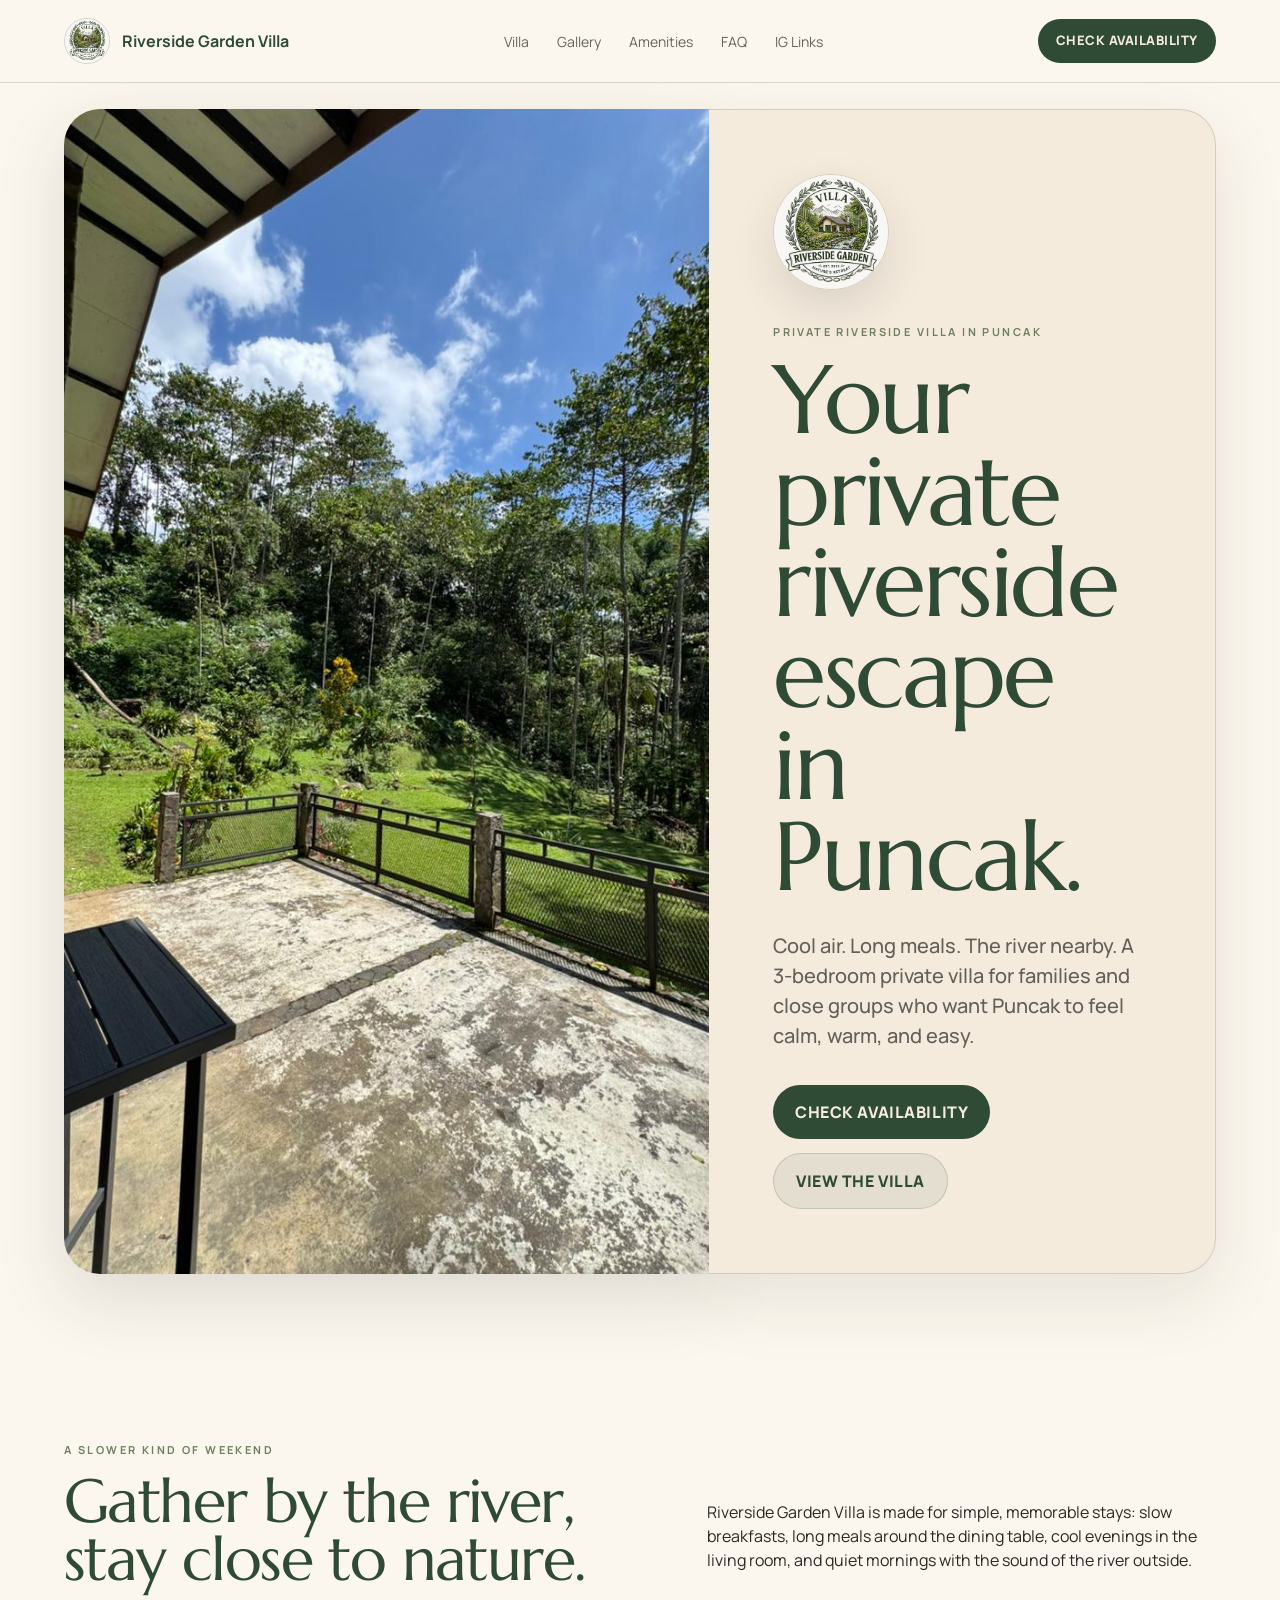
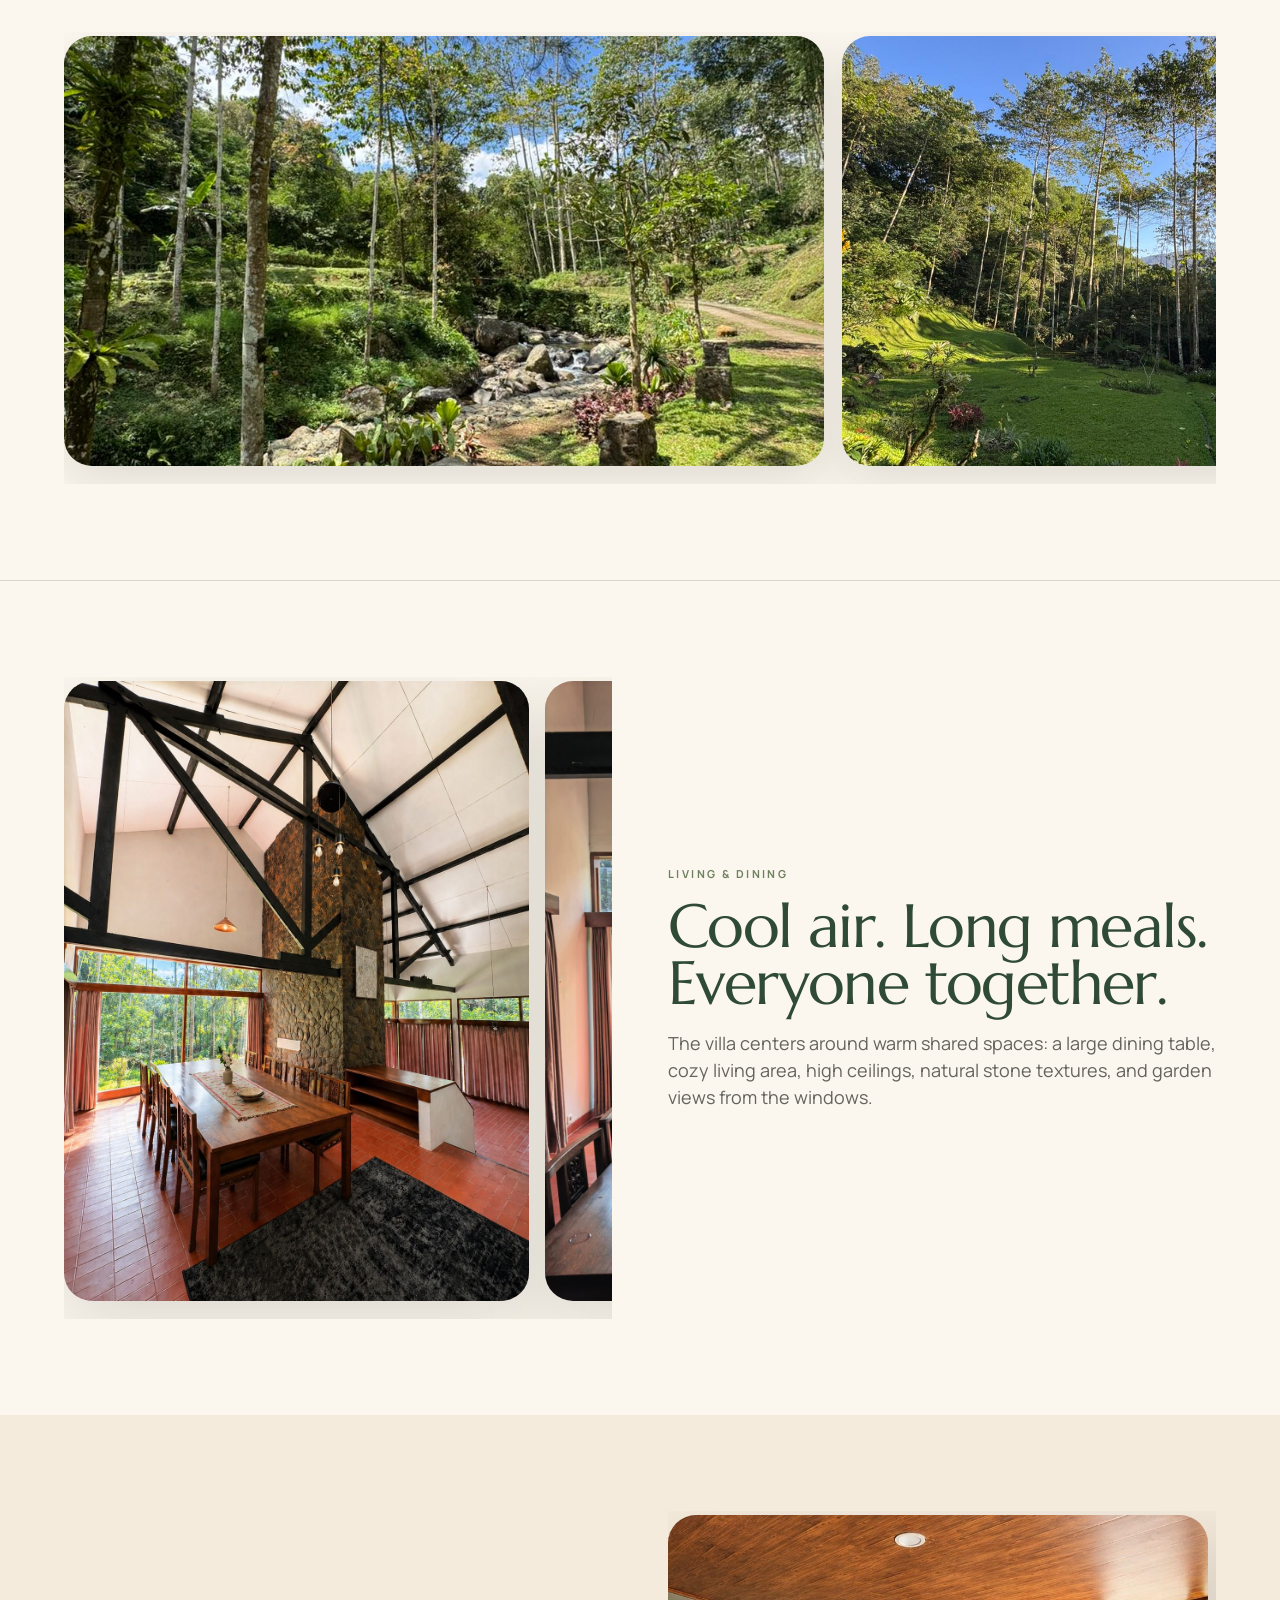
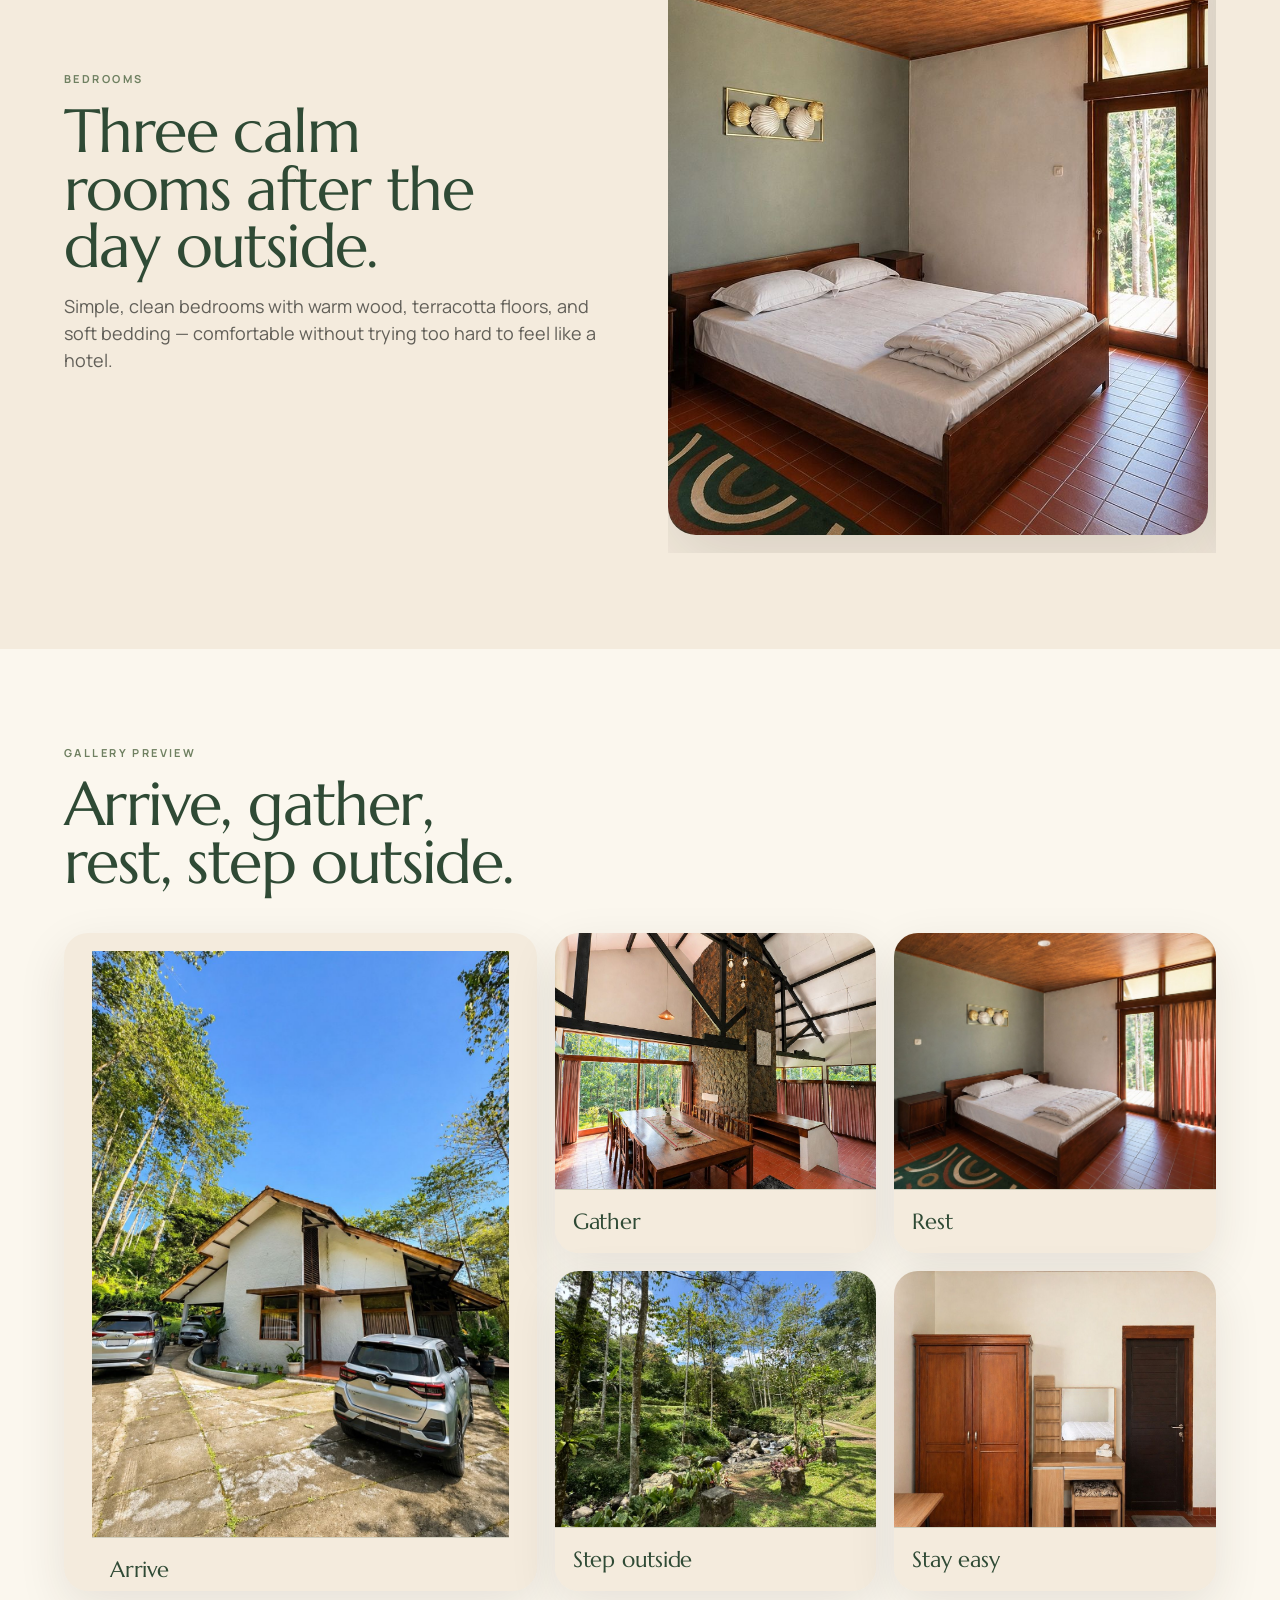
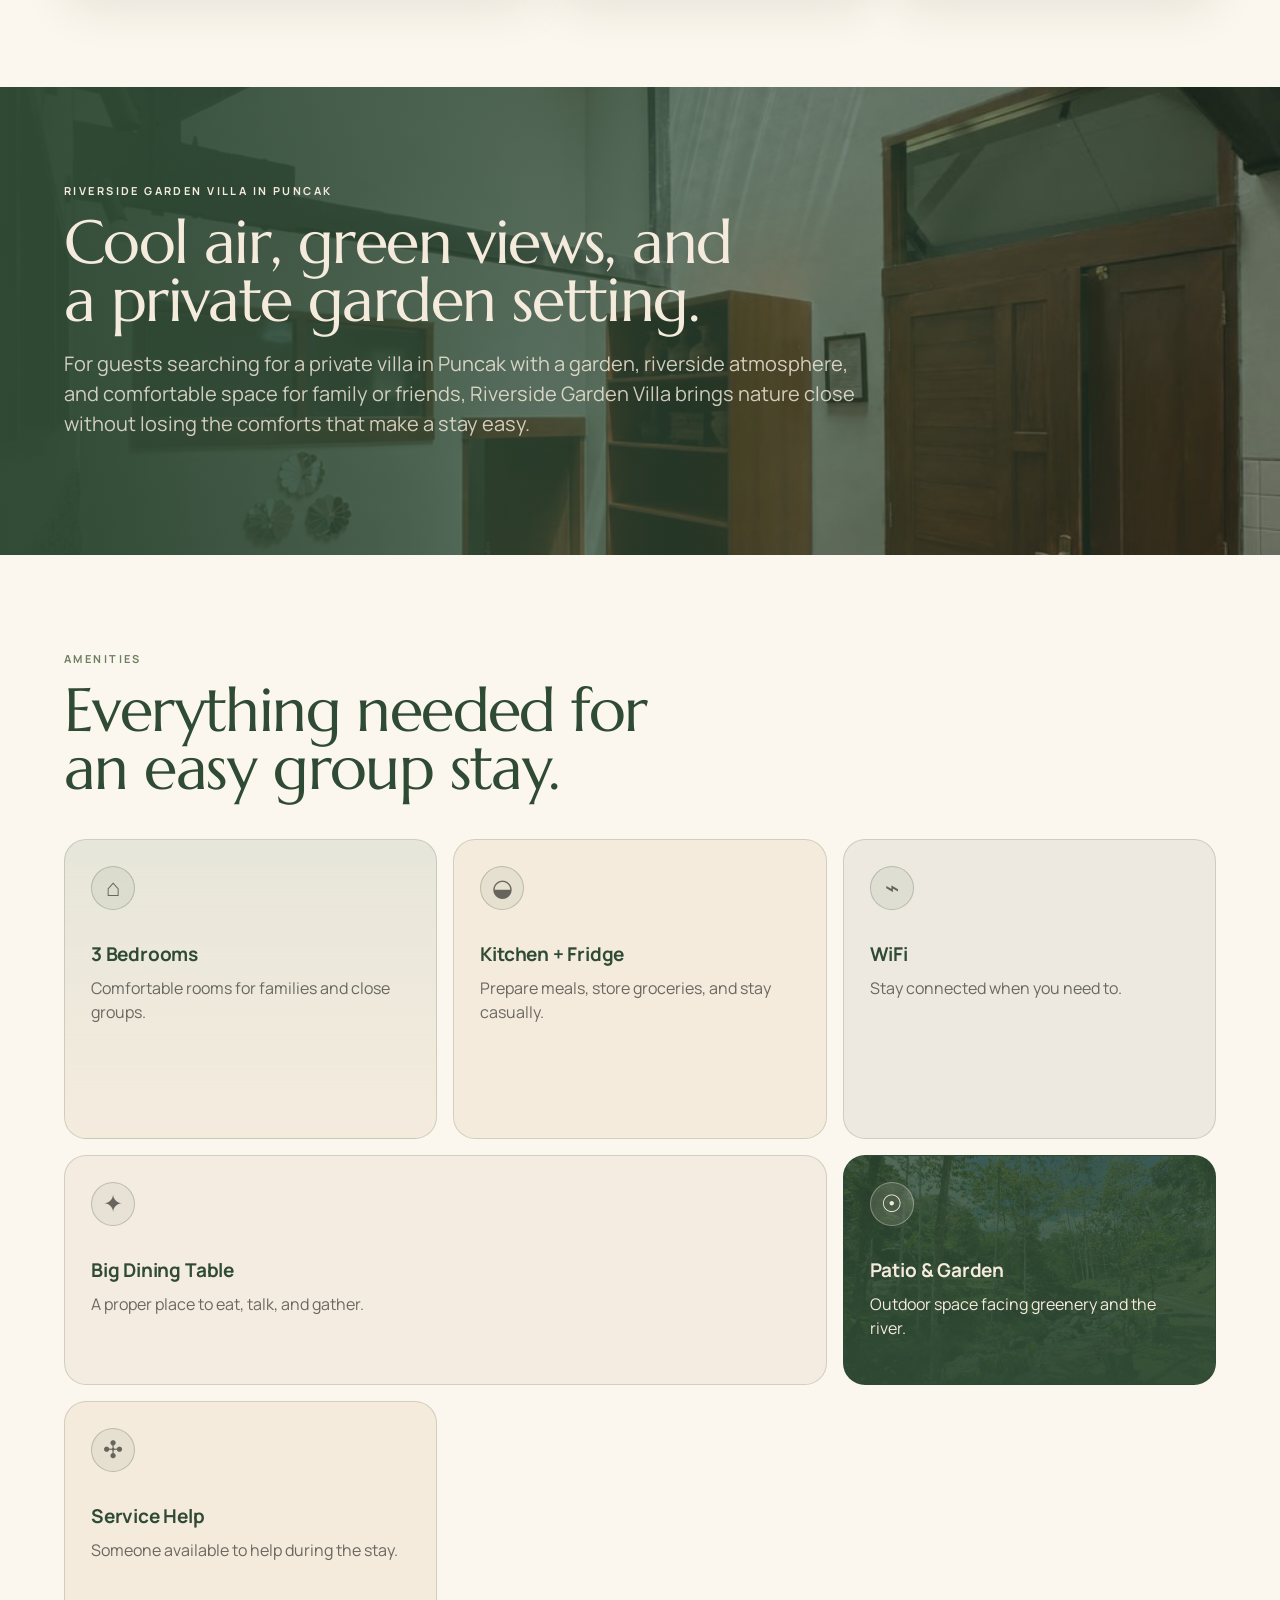
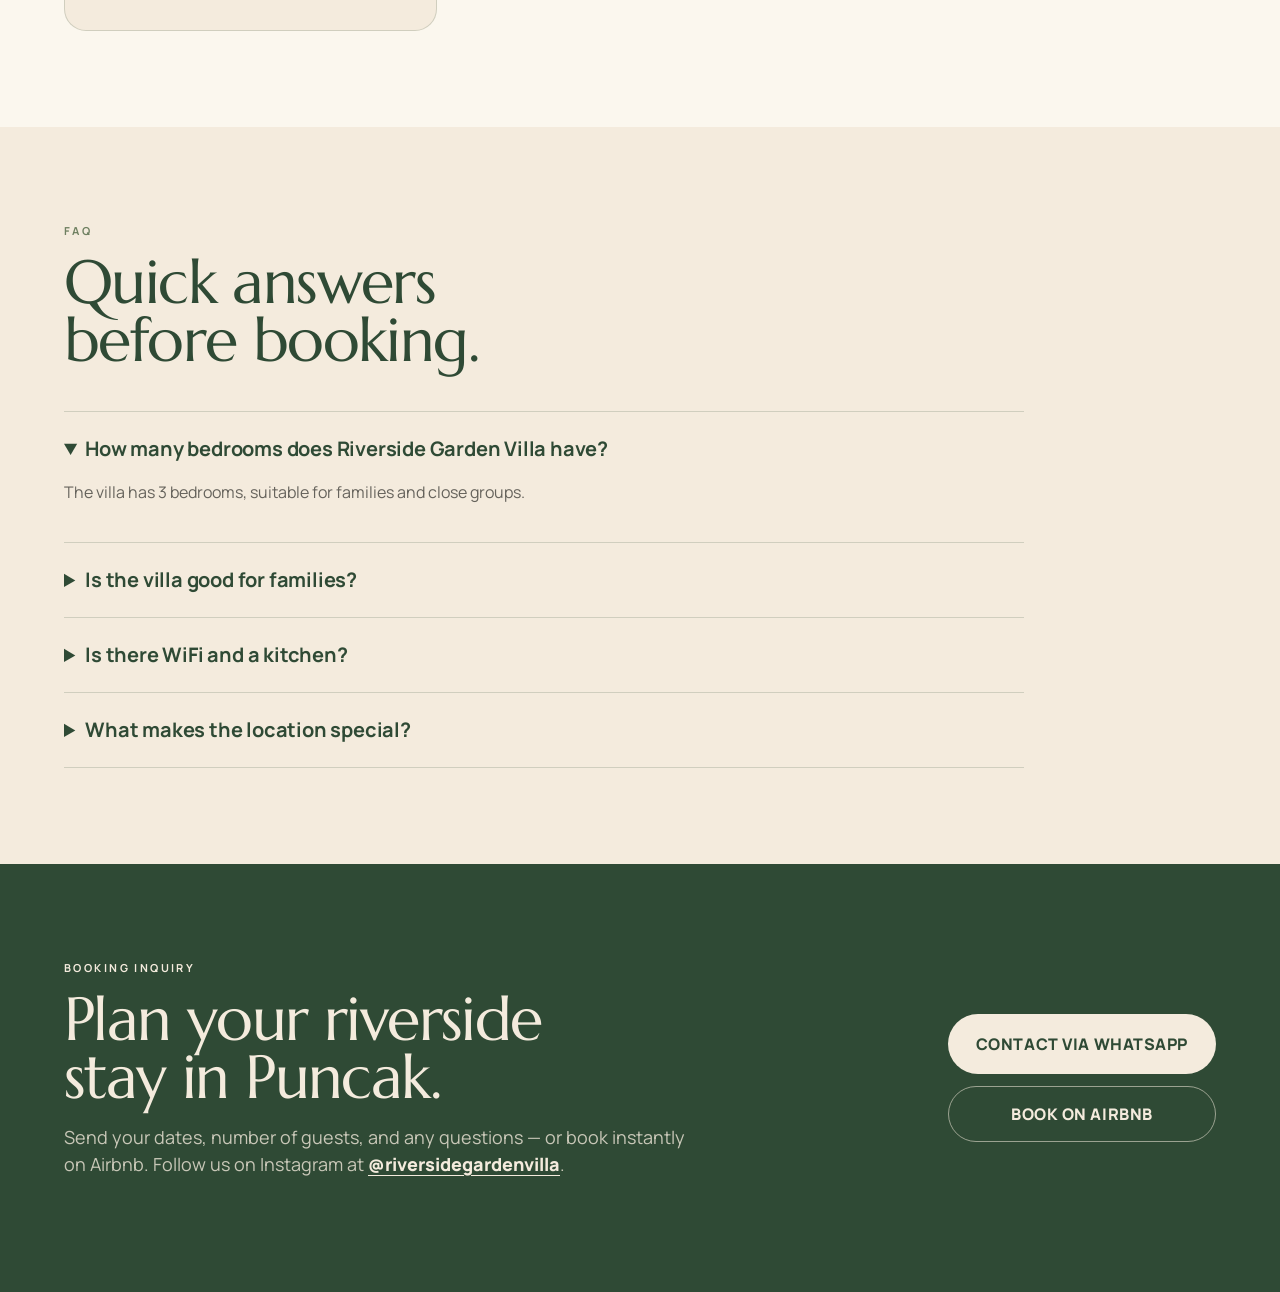
<file: index.html>
<!doctype html>
<html lang="en">
<head>
  <meta charset="utf-8" />
  <meta name="viewport" content="width=device-width, initial-scale=1" />
  <title>Riverside Garden Villa Puncak | Private 3-Bedroom Riverside Villa</title>
  <meta name="description" content="Riverside Garden Villa is a private 3-bedroom villa in Puncak for families and close groups, with a riverside garden, cool mountain air, kitchen, WiFi, patio, and cozy gathering spaces." />
  <meta name="keywords" content="villa puncak, riverside villa puncak, private villa puncak, family villa puncak, villa with garden puncak, 3 bedroom villa puncak" />
  <meta property="og:title" content="Riverside Garden Villa — Your private riverside escape in Puncak" />
  <meta property="og:description" content="A warm, private 3-bedroom riverside villa for families and close groups in Puncak." />
  <meta property="og:type" content="website" />
  <link rel="preconnect" href="https://fonts.googleapis.com">
  <link rel="preconnect" href="https://fonts.gstatic.com" crossorigin>
  <link href="https://fonts.googleapis.com/css2?family=Manrope:wght@400;500;600;700;800&family=Marcellus&display=swap" rel="stylesheet">
  <link rel="stylesheet" href="styles.css" />
  <script type="application/ld+json">
  {
    "@context": "https://schema.org",
    "@type": "LodgingBusiness",
    "name": "Riverside Garden Villa",
    "description": "Private 3-bedroom riverside garden villa in Puncak for families and close groups.",
    "address": { "@type": "PostalAddress", "addressLocality": "Puncak", "addressCountry": "ID" },
    "amenityFeature": [
      {"@type":"LocationFeatureSpecification","name":"3 bedrooms","value":true},
      {"@type":"LocationFeatureSpecification","name":"Riverside garden","value":true},
      {"@type":"LocationFeatureSpecification","name":"Kitchen and fridge","value":true},
      {"@type":"LocationFeatureSpecification","name":"WiFi","value":true},
      {"@type":"LocationFeatureSpecification","name":"Service help","value":true}
    ],
    "sameAs": [
      "https://instagram.com/riversidegardenvilla",
      "https://www.airbnb.com/rooms/1723818642363472291"
    ]
  }
  </script>
</head>
<body>
  <header class="nav">
    <a class="brand" href="#top" aria-label="Riverside Garden Villa home">
      <img class="nav-logo" src="assets/logo-riverside-garden.jpg" alt="Riverside Garden Villa logo" />
      <span>Riverside Garden Villa</span>
    </a>
    <nav aria-label="Main navigation">
      <a href="#villa">Villa</a>
      <a href="#gallery">Gallery</a>
      <a href="#amenities">Amenities</a>
      <a href="#faq">FAQ</a>
      <a href="links.html">IG Links</a>
    </nav>
    <a class="nav-cta" href="#book">Check Availability</a>
  </header>

  <main id="top">
    <section class="hero hero-retreat">
      <div class="hero-image-panel">
        <img src="assets/nature-terrace-view.jpg" alt="Terrace overlooking green riverside garden at Riverside Garden Villa in Puncak" />
      </div>
      <div class="hero-copy hero-copy-panel">
        <img class="hero-logo" src="assets/logo-riverside-garden.jpg" alt="Riverside Garden Villa logo" />
        <p class="eyebrow">Private riverside villa in Puncak</p>
        <h1>Your private riverside escape in Puncak.</h1>
        <p class="lead">Cool air. Long meals. The river nearby. A 3-bedroom private villa for families and close groups who want Puncak to feel calm, warm, and easy.</p>
        <div class="actions">
          <a class="button primary" href="#book">Check Availability</a>
          <a class="button secondary" href="#gallery">View the Villa</a>
        </div>
      </div>
    </section>

    <section id="villa" class="story section-pad story-with-nature">
      <div>
        <p class="eyebrow">A slower kind of weekend</p>
        <h2>Gather by the river, stay close to nature.</h2>
      </div>
      <p>Riverside Garden Villa is made for simple, memorable stays: slow breakfasts, long meals around the dining table, cool evenings in the living room, and quiet mornings with the sound of the river outside.</p>
      <div class="nature-strip" aria-label="Riverside garden photo gallery">
        <img src="assets/nature-riverside-lawn.jpg" alt="Riverside lawn and stream surrounded by trees" />
        <img src="assets/nature-wide-lawn.jpg" alt="Open green lawn with tall trees and hillside" />
        <img src="assets/nature-terrace-view.jpg" alt="Terrace overlooking green riverside garden" />
      </div>
    </section>

    <section class="split section-pad">
      <div class="side-scroll feature-scroll" aria-label="Living and dining photo gallery">
        <img src="assets/living-dining-1.jpg" alt="High ceiling dining area with warm wood table and stone fireplace" />
        <img src="assets/living-dining-2.jpg" alt="Dining table beside large windows and garden views" />
        <img src="assets/living-room-1.jpg" alt="Living room with sofa, television, and fireplace" />
        <img src="assets/living-room-2.jpg" alt="Cozy living area with fireplace and tall windows" />
      </div>
      <div class="split-copy">
        <p class="eyebrow">Living & dining</p>
        <h2>Cool air. Long meals. Everyone together.</h2>
        <p>The villa centers around warm shared spaces: a large dining table, cozy living area, high ceilings, natural stone textures, and garden views from the windows.</p>

      </div>
    </section>

    <section class="split reverse section-pad">
      <div class="split-copy">
        <p class="eyebrow">Bedrooms</p>
        <h2>Three calm rooms after the day outside.</h2>
        <p>Simple, clean bedrooms with warm wood, terracotta floors, and soft bedding — comfortable without trying too hard to feel like a hotel.</p>
      </div>
      <div class="side-scroll feature-scroll" aria-label="Bedroom photo gallery">
        <img src="assets/bedroom-2.jpg" alt="Bedroom with bed, side table, curtains, and balcony door" />
        <img src="assets/bedroom-3.jpg" alt="Bedroom with double bed and warm wood finishes" />
        <img src="assets/bedroom-1.jpg" alt="Bedroom with bed, desk, wardrobe, and warm wood finishes" />
        <img src="assets/bedroom-twin.jpg" alt="Bright bedroom with twin beds" />
      </div>
    </section>

    <section id="gallery" class="gallery section-pad">
      <div class="section-head">
        <p class="eyebrow">Gallery preview</p>
        <h2>Arrive, gather, rest, step outside.</h2>
      </div>
      <div class="gallery-grid">
        <figure class="large"><img src="assets/arrive-front-driveway.jpg" alt="Front driveway arrival view of Riverside Garden Villa in Puncak" /><figcaption>Arrive</figcaption></figure>
        <figure><img src="assets/living-dining-1.jpg" alt="Warm living and dining room for gathering together" /><figcaption>Gather</figcaption></figure>
        <figure><img src="assets/bedroom-2.jpg" alt="Bedroom with bed, curtains, and balcony door" /><figcaption>Rest</figcaption></figure>
        <figure><img src="assets/nature-riverside-lawn.jpg" alt="Riverside lawn and stream surrounded by trees" /><figcaption>Step outside</figcaption></figure>
        <figure><img src="assets/stay-easy-room-desk.jpg" alt="Room desk, storage, and practical stay amenities" /><figcaption>Stay easy</figcaption></figure>
      </div>
    </section>

    <section class="river section-pad">
      <div class="river-panel">
        <p class="eyebrow">Riverside garden villa in Puncak</p>
        <h2>Cool air, green views, and a private garden setting.</h2>
        <p>For guests searching for a private villa in Puncak with a garden, riverside atmosphere, and comfortable space for family or friends, Riverside Garden Villa brings nature close without losing the comforts that make a stay easy.</p>
      </div>
    </section>

    <section id="amenities" class="amenities section-pad">
      <div class="section-head compact">
        <p class="eyebrow">Amenities</p>
        <h2>Everything needed for an easy group stay.</h2>
      </div>
      <div class="amenity-grid">
        <div class="amenity-card tall"><span class="amenity-icon">⌂</span><strong>3 Bedrooms</strong><span>Comfortable rooms for families and close groups.</span></div>
        <div class="amenity-card"><span class="amenity-icon">◒</span><strong>Kitchen + Fridge</strong><span>Prepare meals, store groceries, and stay casually.</span></div>
        <div class="amenity-card quiet"><span class="amenity-icon">⌁</span><strong>WiFi</strong><span>Stay connected when you need to.</span></div>
        <div class="amenity-card wide"><span class="amenity-icon">✦</span><strong>Big Dining Table</strong><span>A proper place to eat, talk, and gather.</span></div>
        <div class="amenity-card image-card"><img src="assets/step-outside-stream.jpg" alt="Riverside garden stream" /><span class="amenity-icon">☉</span><strong>Patio & Garden</strong><span>Outdoor space facing greenery and the river.</span></div>
        <div class="amenity-card"><span class="amenity-icon">✣</span><strong>Service Help</strong><span>Someone available to help during the stay.</span></div>
      </div>
    </section>

    <section id="faq" class="faq section-pad">
      <div class="section-head compact">
        <p class="eyebrow">FAQ</p>
        <h2>Quick answers before booking.</h2>
      </div>
      <details open><summary>How many bedrooms does Riverside Garden Villa have?</summary><p>The villa has 3 bedrooms, suitable for families and close groups.</p></details>
      <details><summary>Is the villa good for families?</summary><p>Yes. The villa is designed around shared spaces: a cozy living room, large dining table, kitchen, patio, and garden.</p></details>
      <details><summary>Is there WiFi and a kitchen?</summary><p>Yes, the villa includes WiFi, a kitchen, and a fridge.</p></details>
      <details><summary>What makes the location special?</summary><p>The villa is in Puncak with cool mountain air, a private garden feel, and a riverside natural setting.</p></details>
    </section>

    <section id="book" class="booking section-pad">
      <div>
        <p class="eyebrow">Booking inquiry</p>
        <h2>Plan your riverside stay in Puncak.</h2>
        <p>Send your dates, number of guests, and any questions — or book instantly on Airbnb. Follow us on Instagram at <a class="inline-link" href="https://instagram.com/riversidegardenvilla" target="_blank" rel="noopener">@riversidegardenvilla</a>.</p>
      </div>
      <div class="booking-ctas">
        <a class="button primary large" href="https://wa.me/6287873734000?text=Halo%20Riverside%20Garden%20Villa%2C%20saya%20tertarik%20untuk%20reservasi.%20Boleh%20info%20tanggal%20terdekat%20yang%20tersedia%20dan%20rate-nya%20berapa%3F" aria-label="Contact Riverside Garden Villa on WhatsApp">Contact via WhatsApp</a>
        <a class="button airbnb-btn" href="https://www.airbnb.com/rooms/1723818642363472291" target="_blank" rel="noopener" aria-label="Book Riverside Garden Villa on Airbnb">Book on Airbnb</a>
      </div>
    </section>
  </main>
  <script src="lightbox.js"></script>
</body>
</html>
</file>
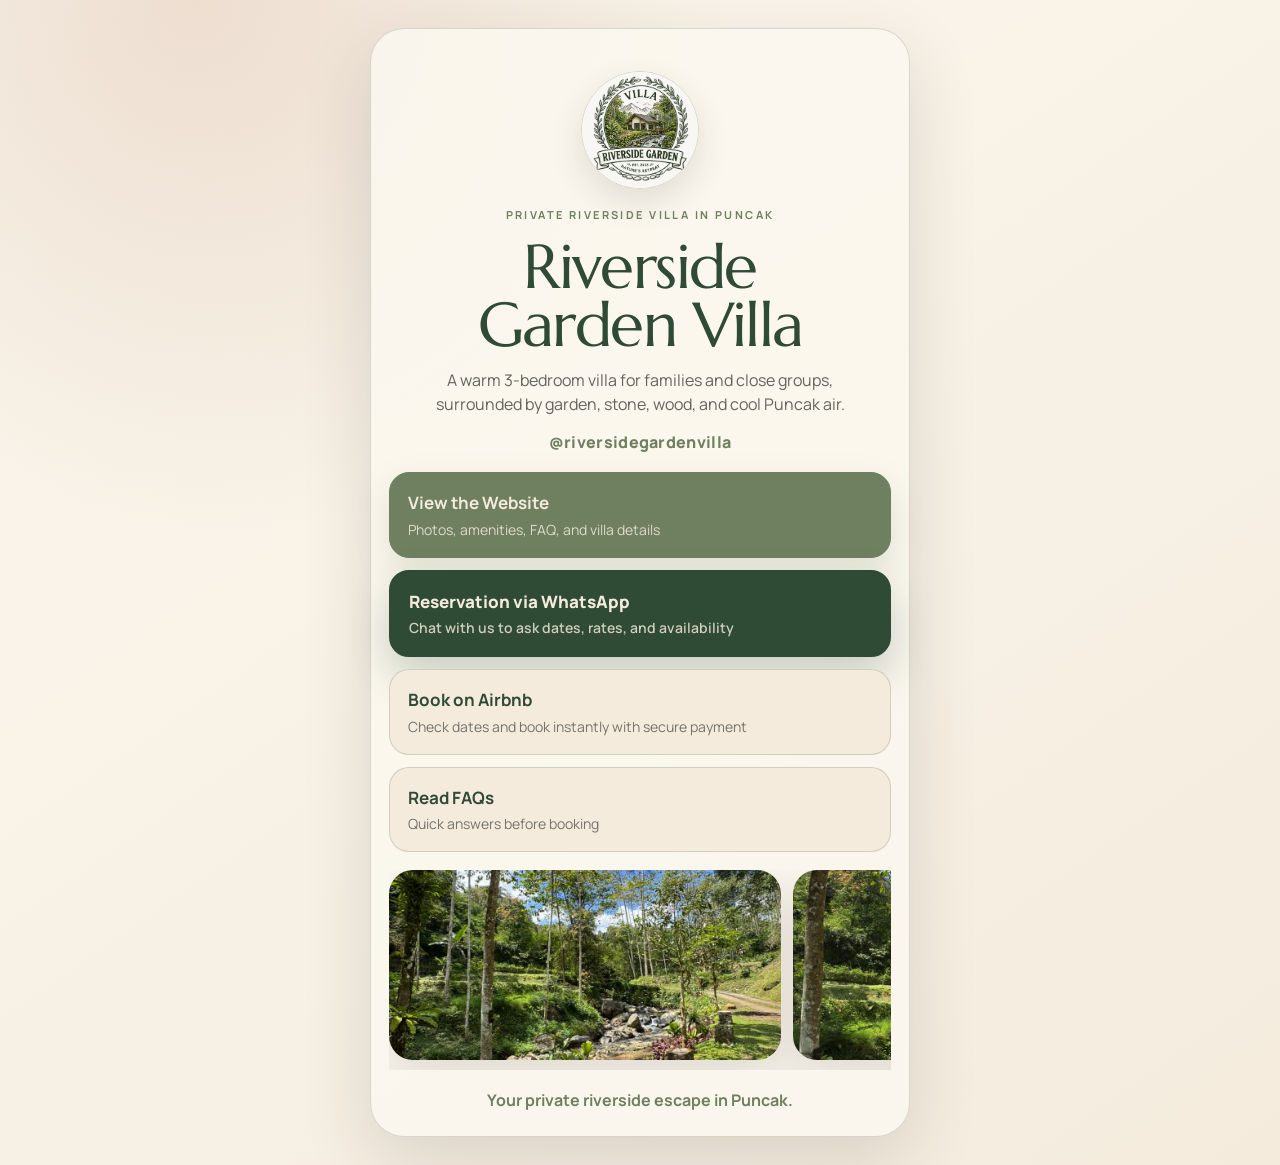
<file: links.html>
<!doctype html>
<html lang="en">
<head>
  <meta charset="utf-8" />
  <meta name="viewport" content="width=device-width, initial-scale=1" />
  <title>Riverside Garden Villa Links | Puncak Private Villa</title>
  <meta name="description" content="Quick links for Riverside Garden Villa: view the villa website, contact via WhatsApp, browse photos, and check amenities for this private 3-bedroom riverside villa in Puncak." />
  <meta property="og:title" content="Riverside Garden Villa — Links" />
  <meta property="og:description" content="View the villa, contact for reservations, and explore a private riverside stay in Puncak." />
  <link rel="preconnect" href="https://fonts.googleapis.com">
  <link rel="preconnect" href="https://fonts.gstatic.com" crossorigin>
  <link href="https://fonts.googleapis.com/css2?family=Manrope:wght@400;500;600;700;800&family=Marcellus&display=swap" rel="stylesheet">
  <link rel="stylesheet" href="styles.css" />
</head>
<body class="links-body">
  <main class="links-page">
    <section class="links-card">
      <div class="brand-lockup">
        <img class="actual-logo" src="assets/logo-riverside-garden.jpg" alt="Riverside Garden Villa logo" />
        <p class="eyebrow">Private riverside villa in Puncak</p>
        <h1>Riverside Garden Villa</h1>
        <p>A warm 3-bedroom villa for families and close groups, surrounded by garden, stone, wood, and cool Puncak air.</p>
        <a class="ig-handle" href="https://instagram.com/riversidegardenvilla" target="_blank" rel="noopener">@riversidegardenvilla</a>
      </div>

      <div class="link-list" aria-label="Riverside Garden Villa quick links">
        <a class="link-pill primary-link" href="index.html">
          <strong>View the Website</strong>
          <span>Photos, amenities, FAQ, and villa details</span>
        </a>
        <a class="link-pill whatsapp-link" href="https://wa.me/6287873734000?text=Halo%20Riverside%20Garden%20Villa%2C%20saya%20tertarik%20untuk%20reservasi.%20Boleh%20info%20tanggal%20terdekat%20yang%20tersedia%20dan%20rate-nya%20berapa%3F" target="_blank" rel="noopener">
          <strong>Reservation via WhatsApp</strong>
          <span>Chat with us to ask dates, rates, and availability</span>
        </a>
        <a class="link-pill" href="https://www.airbnb.com/rooms/1723818642363472291" target="_blank" rel="noopener">
          <strong>Book on Airbnb</strong>
          <span>Check dates and book instantly with secure payment</span>
        </a>
        <a class="link-pill" href="index.html#faq">
          <strong>Read FAQs</strong>
          <span>Quick answers before booking</span>
        </a>
      </div>

      <div class="links-gallery-wrap">
      <div class="links-hero-scroll" aria-label="Riverside Garden Villa photo preview">
        <img src="assets/nature-riverside-lawn.jpg" alt="Riverside lawn and stream surrounded by trees" />
        <img src="assets/nature-rocky-stream.jpg" alt="Rocky stream running through the villa garden" />
        <img src="assets/arrive-front-driveway.jpg" alt="Front driveway arrival view of Riverside Garden Villa in Puncak" />
        <img src="assets/living-dining-1.jpg" alt="Warm living and dining room for gathering together" />
        <img src="assets/living-room-1.jpg" alt="Living room with sofa, television, and fireplace" />
        <img src="assets/bedroom-3.jpg" alt="Bedroom with double bed and warm wood finishes" />
        <img src="assets/bedroom-2.jpg" alt="Bedroom with bed, side table, curtains, and balcony door" />
      </div>
      </div>

      <p class="links-foot">Your private riverside escape in Puncak.</p>
    </section>
  </main>
  <script src="lightbox.js"></script>
</body>
</html>
</file>
<file: styles.css>
:root{
  --green:#2F4A35;
  --moss:#6F8061;
  --stone:#77736A;
  --cream:#F4EBDD;
  --cream-2:#FBF7EE;
  --wood:#8A5F3F;
  --terracotta:#B06F4F;
  --charcoal:#2A2925;
  --line:rgba(47,74,53,.18);
  --shadow:0 24px 70px rgba(47,42,34,.14);
  --radius:28px;
}
*{box-sizing:border-box}
html{scroll-behavior:smooth}
body{
  margin:0;
  background:var(--cream-2);
  color:var(--charcoal);
  font-family:"Manrope",system-ui,sans-serif;
  line-height:1.5;
}
body:before{
  content:"";
  position:fixed;
  inset:0;
  pointer-events:none;
  opacity:.08;
  background-image:radial-gradient(var(--stone) .6px, transparent .6px);
  background-size:12px 12px;
}
img{max-width:100%;display:block;object-fit:cover}
a{color:inherit;text-decoration:none}
.section-pad{padding:96px clamp(20px,5vw,72px)}
.nav{
  position:sticky;
  top:0;
  z-index:20;
  display:flex;
  align-items:center;
  justify-content:space-between;
  gap:24px;
  padding:18px clamp(20px,5vw,72px);
  background:rgba(251,247,238,.86);
  backdrop-filter:blur(18px);
  border-bottom:1px solid var(--line);
}
.brand{display:flex;align-items:center;gap:12px;font-weight:700;color:var(--green)}
.brand-mark{
  width:42px;height:42px;border-radius:50%;
  display:grid;place-items:center;
  background:var(--green);color:var(--cream);
  font-family:"Cormorant Garamond",Georgia,serif;font-weight:800;
}
.nav nav{display:flex;gap:28px;color:rgba(42,41,37,.72);font-size:14px}
.nav nav a:hover{color:var(--green)}
.nav-cta{padding:12px 18px;border-radius:999px;background:var(--green);color:var(--cream);font-weight:800;font-size:13px;letter-spacing:.04em;text-transform:uppercase}
.hero{
  display:grid;
  grid-template-columns:minmax(0, .92fr) minmax(360px,1.08fr);
  gap:56px;
  align-items:center;
  min-height:calc(100dvh - 80px);
}
.eyebrow{
  margin:0 0 14px;
  color:var(--moss);
  text-transform:uppercase;
  letter-spacing:.22em;
  font-size:11px;
  font-weight:700;
}
h1,h2{font-family:"Cormorant Garamond",Georgia,serif;line-height:.92;letter-spacing:-.018em;margin:0;color:var(--green);font-weight:700}
h1{font-size:clamp(58px,8.4vw,122px);text-wrap:balance}
h2{font-size:clamp(40px,5.2vw,78px);text-wrap:balance}
.lead{font-size:19px;color:rgba(42,41,37,.72);max-width:620px;font-weight:500;margin:28px 0 0}
.actions{display:flex;gap:14px;margin-top:34px;flex-wrap:wrap}
.button{display:inline-flex;align-items:center;justify-content:center;border-radius:999px;padding:15px 22px;font-weight:800;letter-spacing:.035em;text-transform:uppercase;transition:transform .25s ease, background .25s ease}
.button:active{transform:scale(.98) translateY(1px)}
.primary{background:var(--green);color:var(--cream)}
.primary:hover{background:#263d2c}
.secondary{background:rgba(47,74,53,.08);color:var(--green);border:1px solid var(--line)}
.large{padding:18px 28px;white-space:nowrap}
.hero-media{position:relative}
.hero-media img{height:min(74vh,720px);width:100%;border-radius:var(--radius);box-shadow:var(--shadow)}
.hero-card{
  position:absolute;left:28px;bottom:28px;right:28px;
  padding:20px 22px;border-radius:22px;
  background:rgba(244,235,221,.86);
  backdrop-filter:blur(14px);
  border:1px solid rgba(255,255,255,.48);
  display:flex;justify-content:space-between;gap:18px;align-items:center;
}
.hero-card span{color:rgba(42,41,37,.68)}
.highlights{
  margin:0 clamp(20px,5vw,72px);
  padding:18px;
  border:1px solid var(--line);
  border-radius:999px;
  display:flex;
  gap:10px;
  flex-wrap:wrap;
  justify-content:center;
  background:var(--cream);
}
.highlights span{padding:9px 14px;border-radius:999px;background:rgba(47,74,53,.07);color:var(--green);font-size:14px;font-weight:700}
.story{display:grid;grid-template-columns:1.05fr .95fr;gap:80px;align-items:end;border-bottom:1px solid var(--line)}
.story p:last-child{font-size:21px;color:rgba(42,41,37,.72);max-width:760px;font-weight:500;margin:0}
.split{display:grid;grid-template-columns:1fr 1fr;gap:56px;align-items:center}
.split.reverse{background:var(--cream)}
.split img{height:620px;width:100%;border-radius:var(--radius);box-shadow:var(--shadow)}
.split-copy p:not(.eyebrow){font-size:18px;color:rgba(42,41,37,.72);max-width:590px}
.ticks{list-style:none;padding:0;margin:28px 0 0;display:grid;gap:12px}
.ticks li{padding:14px 16px;border-left:3px solid var(--terracotta);background:rgba(176,111,79,.08);border-radius:12px}
.section-head{max-width:860px;margin-bottom:42px}.section-head.compact{max-width:720px}
.gallery-grid{display:grid;grid-template-columns:1.25fr .85fr .85fr;grid-auto-rows:320px;gap:18px}
figure{margin:0;position:relative;overflow:hidden;border-radius:24px;background:var(--cream);box-shadow:0 16px 48px rgba(47,42,34,.10)}
figure.large{grid-row:span 2}
figure img{width:100%;height:100%}
figcaption{position:absolute;left:16px;bottom:16px;background:rgba(251,247,238,.88);padding:10px 13px;border-radius:999px;color:var(--green);font-weight:700;font-size:13px}
.river{background:linear-gradient(135deg,rgba(47,74,53,.96),rgba(111,128,97,.9)),url('assets/4433a8c8-841c-4224-a8cb-669ea52f34e6.jpg') center/cover;color:var(--cream)}
.river-panel{max-width:820px}.river h2,.river .eyebrow{color:var(--cream)}.river p:last-child{font-size:20px;color:rgba(244,235,221,.82)}
.amenity-grid{display:grid;grid-template-columns:repeat(3,1fr);gap:16px}
.amenity-grid div{padding:26px;border:1px solid var(--line);border-radius:22px;background:var(--cream)}
.amenity-grid strong{display:block;color:var(--green);font-size:19px;margin-bottom:8px;letter-spacing:-.01em}.amenity-grid span{color:rgba(42,41,37,.68)}
.faq{background:var(--cream)}
details{border-top:1px solid var(--line);padding:22px 0;max-width:960px}details:last-child{border-bottom:1px solid var(--line)}
summary{cursor:pointer;font-weight:700;color:var(--green);font-size:20px;letter-spacing:-.01em}details p{color:rgba(42,41,37,.7);max-width:760px}
.booking{display:flex;justify-content:space-between;align-items:center;gap:32px;background:var(--green);color:var(--cream)}
.booking h2,.booking .eyebrow{color:var(--cream)}.booking p:last-child{max-width:640px;color:rgba(244,235,221,.78);font-size:18px}.booking .primary{background:var(--cream);color:var(--green)}
@media (max-width: 900px){
  .nav nav{display:none}.nav-cta{display:none}.section-pad{padding:64px 20px}.hero,.story,.split{grid-template-columns:1fr;gap:34px}.hero{min-height:auto}.hero-media img,.split img{height:460px}.gallery-grid{grid-template-columns:1fr;grid-auto-rows:280px}figure.large{grid-row:span 1}.amenity-grid{grid-template-columns:1fr}.booking{display:block}.booking .button{margin-top:24px}.highlights{border-radius:24px}.hero-card{position:static;margin-top:14px;display:block}
}
.links-body{
  min-height:100dvh;
  background:
    radial-gradient(circle at 15% 0%, rgba(176,111,79,.18), transparent 34%),
    linear-gradient(145deg, var(--cream-2), var(--cream));
}
.links-page{
  min-height:100dvh;
  display:grid;
  place-items:center;
  padding:28px 18px;
}
.links-card{
  width:min(100%, 540px);
  padding:18px 18px 24px;
  border:1px solid var(--line);
  border-radius:34px;
  background:rgba(251,247,238,.88);
  box-shadow:var(--shadow);
}
.links-hero-img img{
  width:100%;
  height:250px;
  border-radius:24px;
  box-shadow:0 18px 42px rgba(47,42,34,.12);
}
.brand-lockup{
  text-align:center;
  padding:24px 14px 18px;
}
.brand-lockup .brand-mark{
  margin:0 auto 18px;
}
.brand-lockup h1{
  font-size:clamp(40px, 11vw, 62px);
}
.brand-lockup p:not(.eyebrow){
  margin:14px auto 0;
  color:rgba(42,41,37,.72);
  max-width:410px;
}
.link-list{
  display:grid;
  gap:12px;
}
.link-pill{
  display:block;
  padding:17px 18px;
  border-radius:20px;
  background:var(--cream);
  border:1px solid var(--line);
  transition:transform .2s ease, border-color .2s ease, background .2s ease;
}
.link-pill:hover{
  transform:translateY(-2px);
  border-color:rgba(47,74,53,.38);
}
.link-pill strong{
  display:block;
  color:var(--green);
  font-size:17px;
}
.link-pill span{
  display:block;
  margin-top:3px;
  color:rgba(42,41,37,.62);
  font-size:14px;
}
.primary-link{
  background:var(--green);
  border-color:var(--green);
}
.primary-link strong,.primary-link span{color:var(--cream)}
.primary-link span{opacity:.78}
.links-foot{
  margin:18px 0 0;
  text-align:center;
  color:var(--moss);
  font-weight:700;
}
@media (max-width:520px){
  .links-card{border-radius:28px;padding:14px 14px 20px}
  .links-hero-img img{height:210px}
}
.nav-logo{
  width:46px;
  height:46px;
  border-radius:50%;
  object-fit:cover;
  border:1px solid rgba(47,74,53,.2);
}
.actual-logo{
  width:118px;
  height:118px;
  border-radius:50%;
  object-fit:cover;
  margin:0 auto 18px;
  display:block;
  border:1px solid rgba(47,74,53,.18);
  box-shadow:0 14px 34px rgba(47,42,34,.12);
}
.links-hero-scroll{
  display:flex;
  gap:12px;
  overflow-x:auto;
  scroll-snap-type:x mandatory;
  -webkit-overflow-scrolling:touch;
  padding-bottom:10px;
  scrollbar-color:rgba(47,74,53,.35) transparent;
}
.links-hero-scroll img{
  flex:0 0 86%;
  width:86%;
  height:250px;
  border-radius:24px;
  scroll-snap-align:center;
  box-shadow:0 18px 42px rgba(47,42,34,.12);
}
.links-hero-scroll img:first-child{margin-left:0}
.links-hero-scroll:after{
  content:"";
  flex:0 0 2px;
}
@media (max-width:520px){
  .links-hero-scroll img{height:210px;flex-basis:88%;width:88%}
  .actual-logo{width:104px;height:104px}
}
/* Gallery alignment refinement */
.gallery-grid{
  align-items:stretch;
}
.gallery-grid figure{
  display:grid;
  grid-template-rows:1fr auto;
  overflow:hidden;
  background:var(--cream);
}
.gallery-grid figure img{
  grid-row:1;
  width:100%;
  height:100%;
  min-height:0;
}
.gallery-grid figure figcaption{
  position:static;
  grid-row:2;
  display:flex;
  align-items:center;
  min-height:54px;
  padding:14px 18px;
  border-radius:0;
  background:var(--cream);
  border-top:1px solid var(--line);
  color:var(--green);
  font-weight:800;
  font-size:13px;
  letter-spacing:.08em;
  text-transform:uppercase;
}
.gallery-grid figure.large img{
  height:586px;
}
@media (max-width:900px){
  .gallery-grid figure.large img,
  .gallery-grid figure img{height:226px}
  .gallery-grid{grid-auto-rows:auto}
}
/* Editorial hero refinement */
.hero-editorial{
  position:relative;
  overflow:hidden;
  grid-template-columns:minmax(0,.9fr) minmax(420px,1.1fr);
}
.hero-editorial:before{
  content:"";
  position:absolute;
  width:520px;
  height:520px;
  border-radius:50%;
  right:-160px;
  top:72px;
  background:rgba(111,128,97,.16);
  z-index:-1;
}
.hero-logo{
  width:138px;
  height:138px;
  border-radius:50%;
  object-fit:cover;
  margin-bottom:28px;
  border:1px solid rgba(47,74,53,.18);
  box-shadow:0 18px 44px rgba(47,42,34,.12);
}
.hero-collage{
  position:relative;
  min-height:720px;
}
.hero-main-photo{
  position:absolute;
  inset:34px 0 64px 82px;
  border-radius:34px;
  overflow:hidden;
  box-shadow:var(--shadow);
}
.hero-main-photo img{
  width:100%;
  height:100%;
}
.hero-main-photo figcaption{
  position:absolute;
  left:20px;
  bottom:20px;
  border-radius:999px;
  border:1px solid rgba(255,255,255,.52);
  background:rgba(244,235,221,.88);
  backdrop-filter:blur(12px);
}
.hero-float{
  position:absolute;
  border-radius:24px;
  border:8px solid var(--cream-2);
  box-shadow:0 20px 54px rgba(47,42,34,.18);
}
.hero-float-one{
  width:310px;
  height:235px;
  left:0;
  top:0;
}
.hero-float-two{
  width:250px;
  height:180px;
  right:18px;
  bottom:0;
}
.hero-collage .hero-card{
  left:auto;
  right:38px;
  bottom:104px;
  width:min(360px,70%);
}
@media (max-width:900px){
  .hero-editorial{grid-template-columns:1fr}
  .hero-logo{width:112px;height:112px;margin-bottom:20px}
  .hero-collage{min-height:auto;display:grid;gap:14px}
  .hero-main-photo,.hero-float,.hero-collage .hero-card{position:static;width:100%;height:auto;inset:auto}
  .hero-main-photo{height:420px}
  .hero-main-photo img{height:100%}
  .hero-float{display:none}
  .hero-main-photo figcaption{position:absolute}
}
/* Impeccable pass: typography, hero, narrative gallery */
h1,h2{font-family:"Marcellus", Georgia, serif;font-weight:400;letter-spacing:-.026em;line-height:.94}
h1{font-size:clamp(52px,7.6vw,108px)}
h2{font-size:clamp(36px,4.8vw,68px)}
.hero-retreat{
  min-height:calc(100dvh - 80px);
  display:grid;
  grid-template-columns:minmax(0,1.12fr) minmax(380px,.88fr);
  gap:0;
  padding:clamp(18px,2vw,28px) clamp(20px,5vw,72px) 72px;
  align-items:stretch;
}
.hero-image-panel{
  min-height:720px;
  border-radius:36px 0 0 36px;
  overflow:hidden;
  box-shadow:var(--shadow);
}
.hero-image-panel img{width:100%;height:100%;object-fit:cover}
.hero-copy-panel{
  display:flex;
  flex-direction:column;
  justify-content:center;
  padding:clamp(32px,5vw,72px);
  background:var(--cream);
  border:1px solid var(--line);
  border-left:0;
  border-radius:0 36px 36px 0;
  box-shadow:0 24px 70px rgba(47,42,34,.10);
}
.hero-copy-panel .lead{font-size:20px;max-width:560px}
.hero-copy-panel .hero-logo{width:116px;height:116px;margin-bottom:34px}
.gallery .section-head h2{max-width:720px}
.gallery-grid figure figcaption{
  font-family:"Marcellus", Georgia, serif;
  text-transform:none;
  letter-spacing:-.01em;
  font-size:22px;
  font-weight:400;
  min-height:64px;
}
.river{background:linear-gradient(90deg,rgba(47,74,53,.98),rgba(47,74,53,.74),rgba(47,74,53,.42)),url('assets/4433a8c8-841c-4224-a8cb-669ea52f34e6.jpg') center/cover}
@media (max-width:900px){
  h1{font-size:clamp(46px,14vw,70px)}
  h2{font-size:clamp(34px,10vw,52px)}
  .hero-retreat{display:flex;flex-direction:column;padding:14px 14px 52px;min-height:auto}
  .hero-image-panel{min-height:360px;border-radius:28px 28px 0 0;box-shadow:none}
  .hero-copy-panel{border-left:1px solid var(--line);border-top:0;border-radius:0 0 28px 28px;padding:28px 22px 30px;box-shadow:0 18px 46px rgba(47,42,34,.10)}
  .hero-copy-panel .hero-logo{width:92px;height:92px;margin-bottom:22px}
  .hero-copy-panel .lead{font-size:17px}
  .actions .button{width:100%}
  .gallery-grid figure figcaption{font-size:20px;min-height:58px}
}
@media (max-width:520px){
  .nav{padding:12px 14px}.brand span:last-child{font-size:13px}.nav-logo{width:38px;height:38px}
  .highlights{margin:0 14px;padding:12px;justify-content:flex-start;border-radius:20px}.highlights span{font-size:12px;padding:8px 10px}
  .section-pad{padding:54px 16px}
  .split img{height:310px}.hero-image-panel{min-height:300px}
}
.side-scroll{
  display:flex;
  gap:16px;
  overflow-x:auto;
  scroll-snap-type:x mandatory;
  -webkit-overflow-scrolling:touch;
  padding:4px 4px 18px;
}
.side-scroll img{
  flex:0 0 min(86%, 620px);
  height:620px;
  border-radius:var(--radius);
  box-shadow:var(--shadow);
  scroll-snap-align:start;
}
.feature-scroll{
  min-width:0;
}
@media (max-width:900px){
  .side-scroll{margin-inline:-16px;padding-inline:16px;gap:12px}
  .side-scroll img{flex-basis:88%;height:360px;border-radius:24px}
}
@media (max-width:520px){
  .side-scroll img{height:310px;flex-basis:88%}
}
/* Mobile hero overlay refinement */
@media (max-width:900px){
  .hero-retreat{
    position:relative;
    display:block;
    min-height:calc(100dvh - 68px);
    padding:14px;
    overflow:hidden;
  }
  .hero-image-panel{
    position:absolute;
    inset:14px;
    min-height:0;
    height:auto;
    border-radius:30px;
    box-shadow:var(--shadow);
  }
  .hero-image-panel:after{
    content:"";
    position:absolute;
    inset:0;
    background:linear-gradient(180deg, rgba(24,39,28,.10) 0%, rgba(24,39,28,.18) 34%, rgba(24,39,28,.78) 100%);
    pointer-events:none;
  }
  .hero-copy-panel{
    position:relative;
    z-index:1;
    min-height:calc(100dvh - 96px);
    justify-content:flex-end;
    padding:28px 22px 30px;
    background:transparent;
    border:0;
    box-shadow:none;
    color:var(--cream);
  }
  .hero-copy-panel h1,
  .hero-copy-panel .eyebrow{
    color:var(--cream);
    text-shadow:0 2px 22px rgba(0,0,0,.26);
  }
  .hero-copy-panel .lead{
    color:rgba(244,235,221,.88);
    text-shadow:0 2px 18px rgba(0,0,0,.24);
  }
  .hero-copy-panel .hero-logo{
    width:84px;
    height:84px;
    margin-bottom:auto;
    background:var(--cream);
    border:4px solid rgba(244,235,221,.72);
    box-shadow:0 14px 34px rgba(0,0,0,.22);
  }
  .hero-copy-panel .actions{
    margin-top:24px;
  }
  .hero-copy-panel .button.primary{
    background:var(--cream);
    color:var(--green);
  }
  .hero-copy-panel .button.secondary{
    background:rgba(244,235,221,.16);
    color:var(--cream);
    border-color:rgba(244,235,221,.42);
    backdrop-filter:blur(10px);
  }
}
@media (max-width:520px){
  .hero-retreat{min-height:calc(100dvh - 64px);padding:10px}
  .hero-image-panel{inset:10px;border-radius:26px}
  .hero-copy-panel{min-height:calc(100dvh - 84px);padding:22px 18px 24px}
  .hero-copy-panel h1{font-size:clamp(42px,13vw,62px)}
  .hero-copy-panel .lead{font-size:16px;line-height:1.55}
}
/* Mobile hero readability pass */
@media (max-width:900px){
  .hero-image-panel:after{
    background:
      linear-gradient(180deg, rgba(12,22,15,.42) 0%, rgba(12,22,15,.50) 34%, rgba(12,22,15,.88) 100%),
      radial-gradient(circle at 24% 20%, rgba(12,22,15,.18), transparent 34%);
  }
  .hero-copy-panel h1{
    color:#fbf4e8;
    text-shadow:0 3px 30px rgba(0,0,0,.58), 0 1px 2px rgba(0,0,0,.36);
  }
  .hero-copy-panel .eyebrow{
    color:#fbf4e8;
    text-shadow:0 2px 16px rgba(0,0,0,.58);
    font-weight:900;
  }
  .hero-copy-panel .lead{
    color:rgba(251,244,232,.96);
    text-shadow:0 2px 18px rgba(0,0,0,.62), 0 1px 2px rgba(0,0,0,.38);
    font-weight:600;
  }
  .hero-copy-panel .button.primary{
    box-shadow:0 12px 34px rgba(0,0,0,.22);
  }
  .hero-copy-panel .button.secondary{
    background:rgba(18,35,24,.44);
    border-color:rgba(251,244,232,.56);
    box-shadow:inset 0 1px 0 rgba(255,255,255,.12), 0 12px 34px rgba(0,0,0,.18);
  }
}
/* Mobile gallery + amenities refinement */
@media (max-width:900px){
  .gallery-grid{
    display:grid;
    grid-template-columns:1fr;
    gap:18px;
  }
  .gallery-grid figure,
  .gallery-grid figure.large{
    grid-row:auto;
    border-radius:26px;
  }
  .gallery-grid figure img,
  .gallery-grid figure.large img{
    width:100%;
    height:260px;
    object-fit:cover;
  }
  .gallery-grid figure figcaption{
    min-height:62px;
    padding:16px 18px;
  }
  .amenity-grid{
    display:flex;
    overflow-x:auto;
    gap:14px;
    scroll-snap-type:x mandatory;
    -webkit-overflow-scrolling:touch;
    margin-inline:-16px;
    padding:4px 16px 18px;
  }
  .amenity-grid div{
    flex:0 0 78%;
    min-height:166px;
    scroll-snap-align:start;
    display:flex;
    flex-direction:column;
    justify-content:space-between;
  }
}
@media (max-width:520px){
  .gallery-grid figure img,
  .gallery-grid figure.large img{
    height:238px;
  }
  .amenity-grid div{
    flex-basis:82%;
    min-height:154px;
  }
}
.whatsapp-link{
  background:rgba(47,74,53,.10);
  border:2px solid rgba(47,74,53,.34);
}
.whatsapp-link strong{
  font-weight:900;
  color:var(--green);
}
.whatsapp-link span{
  font-weight:600;
  color:rgba(42,41,37,.72);
}
/* Make reservation CTA the primary action on links page */
.link-list .primary-link{
  background:var(--cream);
  border:1px solid var(--line);
}
.link-list .primary-link strong{color:var(--green)}
.link-list .primary-link span{color:rgba(42,41,37,.62);opacity:1}
.whatsapp-link{
  background:var(--green);
  border-color:var(--green);
  box-shadow:0 18px 42px rgba(47,74,53,.22);
}
.whatsapp-link strong,
.whatsapp-link span{
  color:var(--cream);
}
.whatsapp-link span{opacity:.82}
/* Links CTA color hierarchy */
.link-list .primary-link{
  background:var(--moss);
  border-color:var(--moss);
  box-shadow:0 14px 34px rgba(111,128,97,.18);
}
.link-list .primary-link strong,
.link-list .primary-link span{
  color:var(--cream);
}
.link-list .primary-link span{opacity:.84}
.whatsapp-link{
  background:var(--green);
  border-color:var(--green);
  box-shadow:0 18px 42px rgba(47,74,53,.24);
}
.links-gallery-wrap{
  margin-top:18px;
}
.links-gallery-wrap .links-hero-scroll img{
  height:190px;
  flex-basis:78%;
}
@media (max-width:520px){
  .links-gallery-wrap .links-hero-scroll img{
    height:172px;
    flex-basis:82%;
  }
}
.ig-handle{
  display:inline-flex;
  margin-top:14px;
  color:var(--moss);
  font-weight:800;
  letter-spacing:.02em;
}
.inline-link{
  color:var(--cream);
  font-weight:800;
  text-decoration:underline;
  text-underline-offset:4px;
}
/* Brand-icon amenities */
.amenity-grid{
  align-items:stretch;
}
.amenity-card{
  position:relative;
  overflow:hidden;
  min-height:230px;
}
.amenity-icon{
  width:44px;
  height:44px;
  border-radius:999px;
  display:grid;
  place-items:center;
  margin-bottom:30px;
  border:1px solid rgba(47,74,53,.24);
  color:var(--green);
  background:rgba(111,128,97,.10);
  font-family:"Marcellus", Georgia, serif;
  font-size:24px;
  line-height:1;
}
.amenity-card.tall{
  min-height:300px;
  background:linear-gradient(180deg, rgba(111,128,97,.14), var(--cream));
}
.amenity-card.wide{
  grid-column:span 2;
  background:rgba(176,111,79,.08);
}
.amenity-card.quiet{
  background:rgba(119,115,106,.10);
}
.amenity-card.image-card{
  color:var(--cream);
  background:var(--green);
  border-color:rgba(47,74,53,.28);
}
.amenity-card.image-card img{
  position:absolute;
  inset:0;
  width:100%;
  height:100%;
  object-fit:cover;
  opacity:.28;
}
.amenity-card.image-card:after{
  content:"";
  position:absolute;
  inset:0;
  background:linear-gradient(180deg,rgba(47,74,53,.34),rgba(47,74,53,.86));
}
.amenity-card.image-card .amenity-icon,
.amenity-card.image-card strong,
.amenity-card.image-card span:not(.amenity-icon){
  position:relative;
  z-index:1;
  color:var(--cream);
}
.amenity-card.image-card .amenity-icon{
  border-color:rgba(244,235,221,.36);
  background:rgba(244,235,221,.14);
}
@media (max-width:900px){
  .amenity-grid .amenity-card,
  .amenity-grid .amenity-card.tall,
  .amenity-grid .amenity-card.wide{
    flex:0 0 78%;
    min-height:210px;
    grid-column:auto;
  }
  .amenity-icon{margin-bottom:22px}
}
@media (max-width:520px){
  .amenity-grid .amenity-card,
  .amenity-grid .amenity-card.tall,
  .amenity-grid .amenity-card.wide{
    flex-basis:82%;
    min-height:190px;
  }
}
/* Mobile gallery becomes horizontal image carousel with overlay labels */
@media (max-width:900px){
  .gallery-grid{
    display:flex;
    overflow-x:auto;
    gap:16px;
    scroll-snap-type:x mandatory;
    -webkit-overflow-scrolling:touch;
    margin-inline:-16px;
    padding:4px 16px 22px;
  }
  .gallery-grid figure,
  .gallery-grid figure.large{
    flex:0 0 82%;
    height:360px;
    grid-row:auto;
    border-radius:28px;
    scroll-snap-align:start;
    display:block;
    position:relative;
    background:var(--green);
    box-shadow:0 18px 46px rgba(47,42,34,.14);
  }
  .gallery-grid figure:after{
    content:"";
    position:absolute;
    inset:0;
    background:linear-gradient(180deg,rgba(10,20,13,0) 42%, rgba(10,20,13,.58) 100%);
    pointer-events:none;
  }
  .gallery-grid figure img,
  .gallery-grid figure.large img{
    width:100%;
    height:100%;
    object-fit:cover;
  }
  .gallery-grid figure figcaption{
    position:absolute;
    left:18px;
    bottom:18px;
    z-index:1;
    min-height:auto;
    padding:8px 14px;
    border:1px solid rgba(244,235,221,.42);
    border-radius:999px;
    background:rgba(244,235,221,.18);
    backdrop-filter:blur(10px);
    color:var(--cream);
    font-size:22px;
    line-height:1;
  }
}
@media (max-width:520px){
  .gallery-grid figure,
  .gallery-grid figure.large{
    flex-basis:84%;
    height:330px;
  }
}
/* Remove mobile gallery backing/borders: images fill cards */
@media (max-width:900px){
  .gallery-grid figure,
  .gallery-grid figure.large{
    padding:0;
    background:transparent;
    border:0;
  }
  .gallery-grid figure img,
  .gallery-grid figure.large img{
    position:absolute;
    inset:0;
    width:100%;
    height:100%;
    object-fit:cover;
    border-radius:inherit;
  }
}
/* Nature proof directly below intro story */
.story-with-nature{
  grid-template-columns:1.05fr .95fr;
  row-gap:44px;
}
.nature-strip{
  grid-column:1 / -1;
  display:flex;
  gap:18px;
  overflow-x:auto;
  scroll-snap-type:x mandatory;
  -webkit-overflow-scrolling:touch;
  padding:4px 2px 18px;
}
.nature-strip img{
  flex:0 0 min(72%, 760px);
  height:430px;
  border-radius:28px;
  object-fit:cover;
  scroll-snap-align:start;
  box-shadow:0 18px 46px rgba(47,42,34,.12);
}
.nature-strip img:nth-child(2){flex-basis:min(54%, 560px)}
.nature-strip img:nth-child(3){flex-basis:min(62%, 640px)}
@media (max-width:900px){
  .story-with-nature{display:grid;grid-template-columns:1fr;row-gap:30px}
  .nature-strip{margin-inline:-16px;padding-inline:16px;gap:14px}
  .nature-strip img,
  .nature-strip img:nth-child(2),
  .nature-strip img:nth-child(3){
    flex-basis:84%;
    height:310px;
    border-radius:26px;
  }
}
@media (max-width:520px){
  .nature-strip img,
  .nature-strip img:nth-child(2),
  .nature-strip img:nth-child(3){
    height:285px;
    flex-basis:86%;
  }
}
.mini-image-strip{
  display:flex;
  gap:12px;
  overflow-x:auto;
  scroll-snap-type:x mandatory;
  -webkit-overflow-scrolling:touch;
  margin-top:28px;
  padding-bottom:12px;
}
.mini-image-strip img{
  flex:0 0 46%;
  height:180px;
  border-radius:20px;
  object-fit:cover;
  scroll-snap-align:start;
  box-shadow:0 12px 30px rgba(47,42,34,.10);
}
@media (max-width:900px){
  .mini-image-strip{margin-inline:-16px;padding-inline:16px;gap:12px}
  .mini-image-strip img{flex-basis:68%;height:190px;border-radius:22px}
}
@media (max-width:520px){
  .mini-image-strip img{flex-basis:74%;height:175px}
}
/* Mobile: keep Living & Dining heading before its images */
@media (max-width:900px){
  .split{
    display:flex;
    flex-direction:column;
  }
  .split > .split-copy{
    order:1;
  }
  .split > .feature-scroll,
  .split > img{
    order:2;
  }
  .split.reverse > .split-copy{
    order:1;
  }
  .split.reverse > .feature-scroll,
  .split.reverse > img{
    order:2;
  }
}
/* Lightweight image lightbox */
.is-zoomable{
  cursor:zoom-in;
}
.lightbox-lock{
  overflow:hidden;
}
.lightbox{
  position:fixed;
  inset:0;
  z-index:100;
  display:grid;
  place-items:center;
  padding:clamp(18px,4vw,46px);
  background:rgba(16,26,18,.86);
  backdrop-filter:blur(14px);
  opacity:0;
  pointer-events:none;
  transition:opacity .22s ease;
}
.lightbox.is-open{
  opacity:1;
  pointer-events:auto;
}
.lightbox-image{
  max-width:min(100%, 1180px);
  max-height:82dvh;
  width:auto;
  height:auto;
  object-fit:contain;
  border-radius:24px;
  box-shadow:0 30px 90px rgba(0,0,0,.38);
  cursor:zoom-out;
}
.lightbox-close{
  position:fixed;
  top:18px;
  right:18px;
  width:46px;
  height:46px;
  border:1px solid rgba(244,235,221,.34);
  border-radius:999px;
  background:rgba(244,235,221,.14);
  color:var(--cream);
  font-size:30px;
  line-height:1;
  cursor:pointer;
  backdrop-filter:blur(10px);
}
.lightbox-caption{
  margin:14px 0 0;
  max-width:min(90vw, 760px);
  color:rgba(244,235,221,.84);
  text-align:center;
  font-size:14px;
}
@media (max-width:520px){
  .lightbox{padding:14px}
  .lightbox-image{max-height:78dvh;border-radius:18px}
  .lightbox-close{top:12px;right:12px;width:42px;height:42px}
}
.lightbox-nav{
  position:fixed;
  top:50%;
  transform:translateY(-50%);
  width:52px;
  height:52px;
  border:1px solid rgba(244,235,221,.34);
  border-radius:999px;
  background:rgba(244,235,221,.14);
  color:var(--cream);
  font-size:44px;
  line-height:.8;
  cursor:pointer;
  backdrop-filter:blur(10px);
}
.lightbox-prev{left:18px}
.lightbox-next{right:18px}
.lightbox-nav[hidden]{display:none}
@media (max-width:520px){
  .lightbox-nav{
    top:auto;
    bottom:56px;
    transform:none;
    width:46px;
    height:46px;
    font-size:38px;
  }
  .lightbox-prev{left:18px}
  .lightbox-next{right:18px}
}

.booking-ctas{display:flex;flex-direction:column;gap:12px;flex-shrink:0;align-items:stretch}
.booking .airbnb-btn{border:1.5px solid rgba(244,235,221,.55);color:var(--cream);background:transparent}
.booking .airbnb-btn:hover{background:rgba(244,235,221,.12)}
@media (max-width:900px){.booking .booking-ctas{margin-top:24px}.booking .booking-ctas .button{margin-top:0}}
</file>
